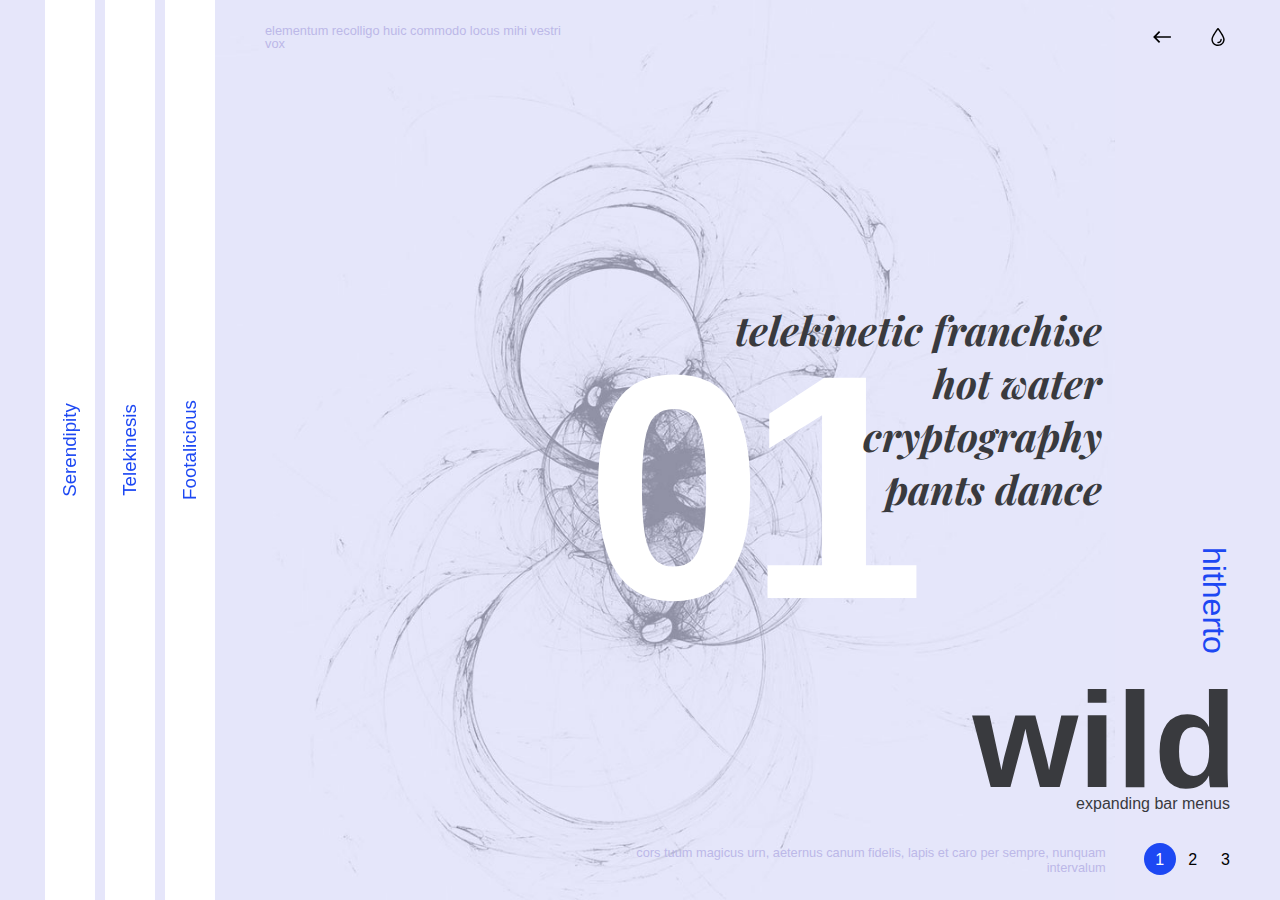
<file: index.html>
<!DOCTYPE html>
<html lang="en" class="no-js">
	<head>
		<meta charset="UTF-8" />
		<meta name="viewport" content="width=device-width, initial-scale=1">
		<title>Expanding Bar Menus | Demo 1 | Codrops</title>
		<meta name="description" content="" />
		<meta name="keywords" content="" />
		<meta name="author" content="Codrops" />
		<link rel="shortcut icon" href="favicon.ico">
		<link href="https://fonts.googleapis.com/css?family=Playfair+Display:700i" rel="stylesheet">
		<link rel="stylesheet" type="text/css" href="css/normalize.css" />
		<link rel="stylesheet" type="text/css" href="css/demo.css" />
		<link rel="stylesheet" type="text/css" href="css/component.css" />
		<script>document.documentElement.className = 'js';</script>
	</head>
	<body class="demo-1">
		<svg class="hidden">
			<symbol id="icon-arrow" viewBox="0 0 24 24">
				<title>arrow</title>
				<polygon points="6.3,12.8 20.9,12.8 20.9,11.2 6.3,11.2 10.2,7.2 9,6 3.1,12 9,18 10.2,16.8 "/>
			</symbol>
			<symbol id="icon-drop" viewBox="0 0 24 24">
				<title>drop</title>
				<path d="M12,21c-3.6,0-6.6-3-6.6-6.6C5.4,11,10.8,4,11.4,3.2C11.6,3.1,11.8,3,12,3s0.4,0.1,0.6,0.3c0.6,0.8,6.1,7.8,6.1,11.2C18.6,18.1,15.6,21,12,21zM12,4.8c-1.8,2.4-5.2,7.4-5.2,9.6c0,2.9,2.3,5.2,5.2,5.2s5.2-2.3,5.2-5.2C17.2,12.2,13.8,7.3,12,4.8z"/><path d="M12,18.2c-0.4,0-0.7-0.3-0.7-0.7s0.3-0.7,0.7-0.7c1.3,0,2.4-1.1,2.4-2.4c0-0.4,0.3-0.7,0.7-0.7c0.4,0,0.7,0.3,0.7,0.7C15.8,16.5,14.1,18.2,12,18.2z"/>
			</symbol>
			<symbol id="icon-caret" viewBox="0 0 24 24">
				<title>caret</title>
				<polygon points="15.7,16.6 11.1,12 15.7,7.4 14.3,6 8.3,12 14.3,18"/>
			</symbol>
			<symbol id="icon-menu" viewBox="0 0 24 24">
				<title>menu</title>
				<path d="M23.8,6H0.1V3h23.7V6z M23.8,10.5H0.1v3h23.7V10.5z M14.2,18h-14v3h14V18z"/>
			</symbol>
			<symbol id="icon-cross" viewBox="0 0 24 24">
				<title>cross</title>
				<path d="M14.1,12l7.3,7.3l-2.1,2.1L12,14.1l-7.3,7.3l-2.1-2.1L9.9,12L2.6,4.7l2.1-2.1L12,9.9l7.3-7.3l2.1,2.1L14.1,12z"/>
			</symbol>
		</svg>
		<main class="view">
			<div class="content">
				<div class="deco">
					<p class="deco__text">elementum recolligo huic commodo locus mihi vestri vox</p>
				</div>
				<header class="codrops-header">
					<div class="codrops-links">
						<a class="codrops-icon codrops-icon--prev" href="https://tympanus.net/Development/StackMotionHoverEffects/" title="Previous Demo"><svg class="icon icon--arrow"><use xlink:href="#icon-arrow"></use></svg></a>
						<a class="codrops-icon codrops-icon--drop" href="https://tympanus.net/codrops/?p=30460" title="Back to the article"><svg class="icon icon--drop"><use xlink:href="#icon-drop"></use></svg></a>
					</div>
					<p class="codrops-header__info">telekinetic franchise<br/>hot water<br/>cryptography<br/>pants dance</p>
					<span class="codrops-header__deco">hitherto</span>
					<h1 class="codrops-header__title">wild</h1>
					<p class="codrops-header__tagline">expanding bar menus</p>
					<nav class="demos">
						<span class="demos__text">cors tuum magicus urn, aeternus canum fidelis, lapis et caro per sempre, nunquam intervalum</span>
						<a class="demo demo--current" href="index.html">1</a>
						<a class="demo" href="index2.html">2</a>
						<a class="demo" href="index3.html">3</a>
					</nav>
				</header>
			</div>
			<button class="btn btn--menu">
				<svg class="icon icon--menu"><use xlink:href="#icon-menu"></use></svg>
				<svg class="icon icon--cross"><use xlink:href="#icon-cross"></use></svg>
			</button>
			<nav class="tabsnav tabsnav--vertical tabsnav--ander">
				<div class="tabsnav__item">
					<div class="tabsnav__bar"></div>
					<h3 class="tabsnav__title">Serendipity</h3>
				</div>
				<div class="tabsnav__item">
					<div class="tabsnav__bar"></div>
					<h3 class="tabsnav__title">Telekinesis</h3>
				</div>
				<div class="tabsnav__item">
					<div class="tabsnav__bar"></div>
					<h3 class="tabsnav__title">Footalicious</h3>
				</div>
			</nav>
			<div class="tabscontent">
				<div class="tabscontent__item">
					<figure class="poster">
						<img class="poster__img" src="img/img1.jpg" alt="Poster 1"/>
						<figcaption class="poster__caption">
							<h2 class="poster__title">wild<br/>corn</h2>
							<p class="poster__deco">nothing lost</p>
							<div class="poster__box"></div>
							<span class="poster__number">01</span>
						</figcaption>
					</figure>
				</div>
				<div class="tabscontent__item">
					<figure class="poster">
						<img class="poster__img" src="img/img1.jpg" alt="Poster 1"/>
						<figcaption class="poster__caption">
							<h2 class="poster__title">blue<br/>gun</h2>
							<p class="poster__deco">fingerpaint</p>
							<div class="poster__box"></div>
							<span class="poster__number">02</span>
						</figcaption>
					</figure>
				</div>
				<div class="tabscontent__item">
					<figure class="poster">
						<img class="poster__img" src="img/img1.jpg" alt="Poster 1"/>
						<figcaption class="poster__caption">
							<h2 class="poster__title">home<br/>maze</h2>
							<p class="poster__deco">binary sun</p>
							<div class="poster__box"></div>
							<span class="poster__number">03</span>
						</figcaption>
					</figure>
				</div>
				<button class="btn btn--back"><svg class="icon icon--caret"><use xlink:href="#icon-caret"></use></svg></button>
			</div>
		</main>
		<script src="js/anime.min.js"></script>
		<script src="js/enquire.min.js"></script>
		<script src="js/tabsnav.js"></script>
		<script src="js/demo1.js"></script>
	</body>
</html>
</file>
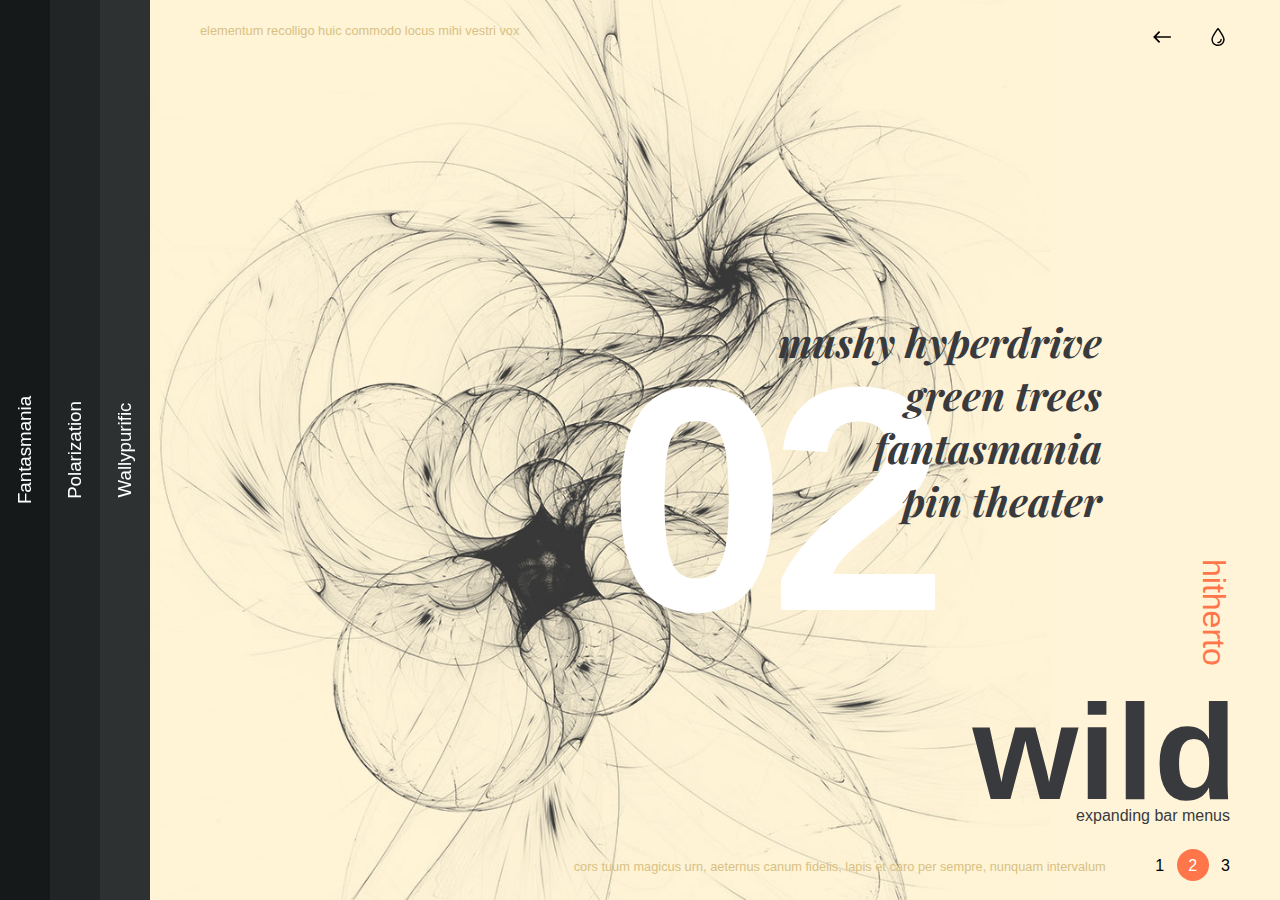
<file: index2.html>
<!DOCTYPE html>
<html lang="en" class="no-js">
	<head>
		<meta charset="UTF-8" />
		<meta name="viewport" content="width=device-width, initial-scale=1">
		<title>Expanding Bar Menus | Demo 2 | Codrops</title>
		<meta name="description" content="" />
		<meta name="keywords" content="" />
		<meta name="author" content="Codrops" />
		<link rel="shortcut icon" href="favicon.ico">
		<link href="https://fonts.googleapis.com/css?family=Playfair+Display:700i" rel="stylesheet">
		<link rel="stylesheet" type="text/css" href="css/normalize.css" />
		<link rel="stylesheet" type="text/css" href="css/demo.css" />
		<link rel="stylesheet" type="text/css" href="css/component.css" />
		<script>document.documentElement.className = 'js';</script>
	</head>
	<body class="demo-2">
		<svg class="hidden">
			<symbol id="icon-arrow" viewBox="0 0 24 24">
				<title>arrow</title>
				<polygon points="6.3,12.8 20.9,12.8 20.9,11.2 6.3,11.2 10.2,7.2 9,6 3.1,12 9,18 10.2,16.8 "/>
			</symbol>
			<symbol id="icon-drop" viewBox="0 0 24 24">
				<title>drop</title>
				<path d="M12,21c-3.6,0-6.6-3-6.6-6.6C5.4,11,10.8,4,11.4,3.2C11.6,3.1,11.8,3,12,3s0.4,0.1,0.6,0.3c0.6,0.8,6.1,7.8,6.1,11.2C18.6,18.1,15.6,21,12,21zM12,4.8c-1.8,2.4-5.2,7.4-5.2,9.6c0,2.9,2.3,5.2,5.2,5.2s5.2-2.3,5.2-5.2C17.2,12.2,13.8,7.3,12,4.8z"/><path d="M12,18.2c-0.4,0-0.7-0.3-0.7-0.7s0.3-0.7,0.7-0.7c1.3,0,2.4-1.1,2.4-2.4c0-0.4,0.3-0.7,0.7-0.7c0.4,0,0.7,0.3,0.7,0.7C15.8,16.5,14.1,18.2,12,18.2z"/>
			</symbol>
			<symbol id="icon-caret" viewBox="0 0 24 24">
				<title>caret</title>
				<polygon points="15.7,16.6 11.1,12 15.7,7.4 14.3,6 8.3,12 14.3,18"/>
			</symbol>
			<symbol id="icon-menu" viewBox="0 0 24 24">
				<title>menu</title>
				<path d="M23.8,6H0.1V3h23.7V6z M23.8,10.5H0.1v3h23.7V10.5z M14.2,18h-14v3h14V18z"/>
			</symbol>
			<symbol id="icon-cross" viewBox="0 0 24 24">
				<title>cross</title>
				<path d="M14.1,12l7.3,7.3l-2.1,2.1L12,14.1l-7.3,7.3l-2.1-2.1L9.9,12L2.6,4.7l2.1-2.1L12,9.9l7.3-7.3l2.1,2.1L14.1,12z"/>
			</symbol>
		</svg>
		<main class="view">
			<div class="content">
				<div class="deco">
					<p class="deco__text">elementum recolligo huic commodo locus mihi vestri vox</p>
				</div>
				<header class="codrops-header">
					<div class="codrops-links">
						<button class="btn btn--menu">
							<svg class="icon icon--menu"><use xlink:href="#icon-menu"></use></svg>
							<svg class="icon icon--cross"><use xlink:href="#icon-cross"></use></svg>
						</button>
						<a class="codrops-icon codrops-icon--prev" href="https://tympanus.net/Development/StackMotionHoverEffects/" title="Previous Demo"><svg class="icon icon--arrow"><use xlink:href="#icon-arrow"></use></svg></a>
						<a class="codrops-icon codrops-icon--drop" href="https://tympanus.net/codrops/?p=30460" title="Back to the article"><svg class="icon icon--drop"><use xlink:href="#icon-drop"></use></svg></a>
					</div>
					<p class="codrops-header__info">mushy hyperdrive<br/>green trees<br/>fantasmania<br/>pin theater</p>
					<span class="codrops-header__deco">hitherto</span>
					<h1 class="codrops-header__title">wild</h1>
					<p class="codrops-header__tagline">expanding bar menus</p>
					<nav class="demos">
						<span class="demos__text">cors tuum magicus urn, aeternus canum fidelis, lapis et caro per sempre, nunquam intervalum</span>
						<a class="demo" href="index.html">1</a>
						<a class="demo demo--current" href="index2.html">2</a>
						<a class="demo" href="index3.html">3</a>
					</nav>
				</header>
			</div>
			<nav class="tabsnav tabsnav--vertical tabsnav--zeru">
				<div class="tabsnav__item">
					<div class="tabsnav__bar"></div>
					<h3 class="tabsnav__title">Fantasmania</h3>
				</div>
				<div class="tabsnav__item">
					<div class="tabsnav__bar"></div>
					<h3 class="tabsnav__title">Polarization</h3>
				</div>
				<div class="tabsnav__item">
					<div class="tabsnav__bar"></div>
					<h3 class="tabsnav__title">Wallypurific</h3>
				</div>
			</nav>
			<div class="tabscontent">
				<div class="tabscontent__item">
					<div class="column">
						<h3 class="column__title">05/10/2017</h3>
						<h4 class="column__text">amphiphilic</h4>
						<h4 class="column__text">magnitude</h4>
						<h4 class="column__text">saponification</h4>
						<h4 class="column__text">velocity</h4>
						<h4 class="column__text">gaussian</h4>
					</div>
					<div class="column">
						<h3 class="column__title">05/22/2017</h3>
						<h4 class="column__text">geocentric</h4>
						<h4 class="column__text">neutrophil</h4>
						<h4 class="column__text">hematocrit</h4>
						<h4 class="column__text">ionization</h4>
						<h4 class="column__text">energetic</h4>
					</div>
				</div>
				<div class="tabscontent__item">
					<div class="column">
						<h3 class="column__title">03/09/2017</h3>
						<h4 class="column__text">velocity</h4>
						<h4 class="column__text">gaussian</h4>
						<h4 class="column__text">amphiphilic</h4>
						<h4 class="column__text">magnitude</h4>
						<h4 class="column__text">saponification</h4>
					</div>
					<div class="column">
						<h3 class="column__title">07/23/2017</h3>
						<h4 class="column__text">hematocrit</h4>
						<h4 class="column__text">ionization</h4>
						<h4 class="column__text">geocentric</h4>
						<h4 class="column__text">neutrophil</h4>
						<h4 class="column__text">energetic</h4>
					</div>
				</div>
				<div class="tabscontent__item">
					<div class="column">
						<h3 class="column__title">03/11/2017</h3>
						<h4 class="column__text">saponification</h4>
						<h4 class="column__text">velocity</h4>
						<h4 class="column__text">ionization</h4>
						<h4 class="column__text">geocentric</h4>
						<h4 class="column__text">magnitude</h4>
					</div>
					<div class="column">
						<h3 class="column__title">09/17/2017</h3>
						<h4 class="column__text">energetic</h4>
						<h4 class="column__text">hematocrit</h4>
						<h4 class="column__text">gaussian</h4>
						<h4 class="column__text">amphiphilic</h4>
						<h4 class="column__text">neutrophil</h4>
					</div>
				</div>
				<button class="btn btn--back"><svg class="icon icon--caret"><use xlink:href="#icon-caret"></use></svg></button>
			</div>
		</main>
		<script src="js/anime.min.js"></script>
		<script src="js/enquire.min.js"></script>
		<script src="js/tabsnav.js"></script>
		<script src="js/demo2.js"></script>
	</body>
</html>
</file>
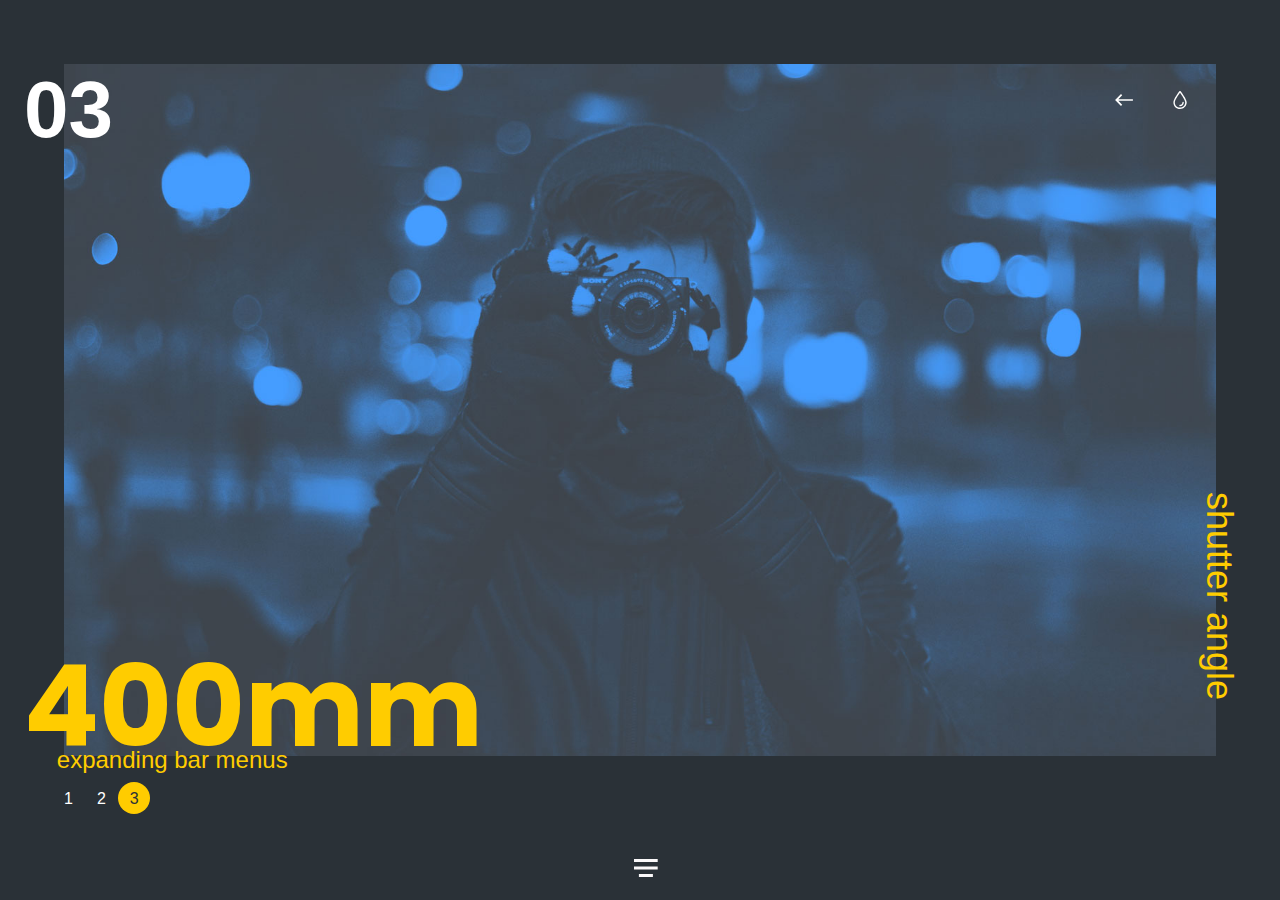
<file: index3.html>
<!DOCTYPE html>
<html lang="en" class="no-js">
	<head>
		<meta charset="UTF-8" />
		<meta name="viewport" content="width=device-width, initial-scale=1">
		<title>Expanding Bar Menus | Demo 3 | Codrops</title>
		<meta name="description" content="" />
		<meta name="keywords" content="" />
		<meta name="author" content="Codrops" />
		<link rel="shortcut icon" href="favicon.ico">
		<link href="https://fonts.googleapis.com/css?family=Poppins:400,700" rel="stylesheet">
		<link rel="stylesheet" type="text/css" href="css/normalize.css" />
		<link rel="stylesheet" type="text/css" href="css/demo.css" />
		<link rel="stylesheet" type="text/css" href="css/component.css" />
		<script>document.documentElement.className = 'js';</script>
	</head>
	<body class="demo-3">
		<svg class="hidden">
			<symbol id="icon-arrow" viewBox="0 0 24 24">
				<title>arrow</title>
				<polygon points="6.3,12.8 20.9,12.8 20.9,11.2 6.3,11.2 10.2,7.2 9,6 3.1,12 9,18 10.2,16.8 "/>
			</symbol>
			<symbol id="icon-drop" viewBox="0 0 24 24">
				<title>drop</title>
				<path d="M12,21c-3.6,0-6.6-3-6.6-6.6C5.4,11,10.8,4,11.4,3.2C11.6,3.1,11.8,3,12,3s0.4,0.1,0.6,0.3c0.6,0.8,6.1,7.8,6.1,11.2C18.6,18.1,15.6,21,12,21zM12,4.8c-1.8,2.4-5.2,7.4-5.2,9.6c0,2.9,2.3,5.2,5.2,5.2s5.2-2.3,5.2-5.2C17.2,12.2,13.8,7.3,12,4.8z"/><path d="M12,18.2c-0.4,0-0.7-0.3-0.7-0.7s0.3-0.7,0.7-0.7c1.3,0,2.4-1.1,2.4-2.4c0-0.4,0.3-0.7,0.7-0.7c0.4,0,0.7,0.3,0.7,0.7C15.8,16.5,14.1,18.2,12,18.2z"/>
			</symbol>
			<symbol id="icon-caret" viewBox="0 0 24 24">
				<title>caret</title>
				<polygon points="15.7,16.6 11.1,12 15.7,7.4 14.3,6 8.3,12 14.3,18"/>
			</symbol>
			<symbol id="icon-menu" viewBox="0 0 24 24">
				<title>menu</title>
				<path d="M23.7,3H0V0h23.7V3z M23.7,7.5H0v3h23.7V7.5z M18.9,15h-14v3h14V15z"/>
			</symbol>
			<symbol id="icon-cross" viewBox="0 0 24 24">
				<title>cross</title>
				<path d="M14.1,12l7.3,7.3l-2.1,2.1L12,14.1l-7.3,7.3l-2.1-2.1L9.9,12L2.6,4.7l2.1-2.1L12,9.9l7.3-7.3l2.1,2.1L14.1,12z"/>
			</symbol>
		</svg>
		<main class="view">
			<div class="content">
				<header class="codrops-header">
					<div class="codrops-links">
						<a class="codrops-icon codrops-icon--prev" href="https://tympanus.net/Development/StackMotionHoverEffects/" title="Previous Demo"><svg class="icon icon--arrow"><use xlink:href="#icon-arrow"></use></svg></a>
						<a class="codrops-icon codrops-icon--drop" href="https://tympanus.net/codrops/?p=30460" title="Back to the article"><svg class="icon icon--drop"><use xlink:href="#icon-drop"></use></svg></a>
					</div>
					<h1 class="codrops-header__title">400mm</h1>
					<span class="codrops-header__deco">shutter angle</span>
					<p class="codrops-header__tagline">expanding bar menus</p>
					<nav class="demos">
						<a class="demo" href="index.html">1</a>
						<a class="demo" href="index2.html">2</a>
						<a class="demo demo--current" href="index3.html">3</a>
					</nav>
				</header>
			</div>
			<button class="btn btn--menu">
				<svg class="icon icon--menu"><use xlink:href="#icon-menu"></use></svg>
				<svg class="icon icon--cross"><use xlink:href="#icon-cross"></use></svg>
			</button>
			<nav class="tabsnav tabsnav--ibai tabsnav--hidden tabsnav--hidden-default">
				<div class="tabsnav__item">
					<div class="tabsnav__bar"></div>
					<h3 class="tabsnav__title">Serendipity</h3>
				</div>
				<div class="tabsnav__item">
					<div class="tabsnav__bar"></div>
					<h3 class="tabsnav__title">Telekinesis</h3>
				</div>
				<div class="tabsnav__item">
					<div class="tabsnav__bar"></div>
					<h3 class="tabsnav__title">Footalicious</h3>
				</div>
			</nav>
			<div class="tabscontent">
				<div class="tabscontent__item">
					<div class="box">
						<h3 class="box__title">Scenic</h3>
					</div>
				</div>
				<div class="tabscontent__item">
					<div class="box">
						<h3 class="box__title">Pano</h3>
					</div>
				</div>
				<div class="tabscontent__item">
					<div class="box">
						<h3 class="box__title">Depth</h3>
					</div>
				</div>
				<button class="btn btn--back"><svg class="icon icon--caret"><use xlink:href="#icon-caret"></use></svg></button>
			</div>
		</main>
		<script src="js/anime.min.js"></script>
		<script src="js/enquire.min.js"></script>
		<script src="js/tabsnav.js"></script>
		<script src="js/demo3.js"></script>
	</body>
</html>
</file>
<file: css/demo.css>
*,
*::after,
*::before {
	-webkit-box-sizing: border-box;
	box-sizing: border-box;
}

body {
	font-family: 'Avenir Next', Avenir, Helvetica, Arial, sans-serif;
	color: #393a3e;
	background: lavender;
}

a {
	text-decoration: none;
	color: #000;
	outline: none;
}

a:hover,
a:focus {
	color: #1d48f3;
}

.hidden {
	position: absolute;
	overflow: hidden;
	width: 0;
	height: 0;
	pointer-events: none;
}

/* Icons */
.icon {
	display: block;
	width: 1.5em;
	height: 1.5em;
	margin: 0 auto;
	fill: currentColor;
}

.view {
	position: relative;
	display: flex;
	justify-content: flex-end;
	overflow: hidden;
	height: 100vh;
	margin: 0 0 0 215px;
}

.content {
	z-index: 1;
	display: flex;
	justify-content: space-between;
	width: 100%;
	height: 100%;
	padding: 25px 50px;
	background: url(../img/bg_lavender.jpg) no-repeat top left;
	background-size: auto 100%;
}

.deco__text {
	font-size: 0.8em;
	line-height: 1;
	margin: 0;
	color: #bcb8e8;
}

/* Header */
.codrops-header {
	position: relative;
	display: flex;
	flex-direction: column;
	align-items: flex-end;
	height: 100%;
	text-align: right;
}

.codrops-header__info {
	font-family: 'Playfair Display', serif;
	font-size: 2.5em;
	font-weight: 700;
	font-style: italic;
	position: relative;
	max-width: 400px;
	margin: auto 10vw 0 0;
	text-align: right;
}

.codrops-header__info::after {
	content: '01';
	font-family: 'Avenir Next', Avenir, Helvetica, Arial, sans-serif;
	font-size: 8em;
	font-weight: bold;
	font-style: normal;
	position: absolute;
	z-index: -1;
	top: 0%;
	right: 52.5%;
	letter-spacing: -0.05em;
	color: #fff;
}

.codrops-header__deco {
	font-size: 2em;
	line-height: 1;
	padding: 1em 0;
	color: #1d48f3;

	writing-mode: vertical-rl;
}

.codrops-header__title {
	font-size: 8.5em;
	line-height: 0.8;
	margin: 0 -7px 0;
	padding: 0;
}

.codrops-header__tagline {
	width: 50%;
	margin: 0 0 0 auto;
	padding: 0;
}

/* Top Navigation Style */
.codrops-links {
	position: relative;
	display: flex;
	justify-content: space-between;
	align-items: flex-start;
	white-space: nowrap;
}

.codrops-icon {
	display: block;
}

.codrops-icon:last-child {
	margin: 0 0 0 2em;
}

.btn {
	border: none;
	background: none;
}

.btn:focus {
	outline: none;
}

.btn--back {
	font-size: 1.5em;
	position: absolute;
	z-index: 1002;
	top: 1em;
	right: 1em;
	opacity: 0;
	color: #1d48f3;
}

.btn--menu {
	font-size: 0.85em;
	position: absolute;
	z-index: 1000;
	top: 0;
	left: 0;
	display: none;
	margin: 10px 0 0 6px;
}

.btn--menu-active .icon--menu,
.icon--cross {
	display: none;
}

.btn--menu-active .icon--cross {
	display: block;
}

/* Demo links */
.demos {
	display: flex;
	align-items: center;
	margin: 2em 0 0 auto;
}

.demos__text {
	font-size: 0.8em;
	display: block;
	margin: 0 2em 0 0;
	color: #bcb8e8;
}

.demo {
	position: relative;
	display: block;
	margin: 0 0 0 1.5em;
}

.demo:hover,
.demo:focus {
	outline: none;
}

.demo--current {
	pointer-events: none;
	color: #fff;
}

.demo--current::before {
	content: '';
	position: absolute;
	z-index: -1;
	top: 50%;
	left: 50%;
	width: 32px;
	height: 32px;
	margin: -17px 0 0 -16px;
	border-radius: 50%;
	background: #1d48f3;
}
/* Content */
.tabscontent {
	pointer-events: none;
}

.tabscontent__item {
	position: fixed;
	z-index: 1001;
	top: 0;
	left: 0;
	display: flex;
	justify-content: center;
	align-items: center;
	overflow: hidden;
	width: 100%;
	height: 100vh;
	opacity: 0;
}

.tabscontent__item--current,
.tabscontent__item--current ~ .btn--back {
	pointer-events: auto;
}

.poster {
	position: relative;
	height: 80vh;
	margin: 10vh auto;
	padding: 0 50px;
	pointer-events: none;
}

.poster__img {
	position: relative;
	display: block;
	max-width: 100%;
	max-height: 100%;
	margin: 0 auto;
}

.poster__caption {
	position: absolute;
	top: 0;
	left: 0;
	display: flex;
	width: 100%;
	height: 100%;
	padding: 0 50px;
}

.poster__box {
	position: absolute;
	top: -50px;
	left: 0;
	width: 50%;
	height: 40%;
	border: 10px solid;
}

.poster__number {
	font-size: 5em;
	font-weight: bold;
	line-height: 0.7;
	position: absolute;
	bottom: 0;
	left: calc(100% - 50px + 5px);
	color: lavender;
}

.poster__title {
	font-size: 6em;
	line-height: 0.7;
	display: flex;
	flex-direction: column;
	justify-content: flex-end;
	margin: 0 0 -0.25em 0.15em;
	text-indent: -0.75em;
}

.poster__deco {
	font-size: 2em;
	line-height: 1;
	margin: 0 -1.25em 0 auto;
	color: #1d48f3;

	writing-mode: vertical-rl;
}

.column {
	width: 30vw;
}

.column__title {
	color: #ff764b;
}

.column__text {
	font-size: 2em;
	font-weight: normal;
	margin: 0;
	color: #fff4d7;
}

/* Individual demos */
.demo-2 {
	background: #fff4d7;
}

.demo-2 .view {
	margin-left: 150px;
}

.demo-2 .content {
	background-image: url(../img/bg_yellow.jpg);
}

.demo-2 .codrops-header__info::after {
	content: '02';
	color: #fff;
}

.demo-2 .codrops-header__deco,
.demo-2 a:hover,
.demo-2 a:focus {
	color: #ff764b;
}

.demo-2 .deco__text,
.demo-2 .demos__text {
	color: #d8c184;
}

.demo-2 .demo--current::before {
	background: #ff764b;
}

.demo-2 .btn--back {
	color: #ff764b;
}

.demo-3 {
	color: #fc0;
	background: #2a3137;
}

.demo-3 a {
	color: #fff;
}

.demo-3 a:hover,
.demo-3 a:focus,
.demo-3 .btn--menu:hover {
	color: #fc0;
}

.demo-3 .view {
	margin: 0;
	padding: 5vw 5vw calc(10vw + 1em);
}

.demo-3 .content {
	padding: 0;
}

.demo-3 .codrops-header {
	justify-content: flex-end;
	align-items: flex-start;
	width: 100%;
	height: calc(100% + 3.25em);
	text-align: left;
}

.demo-3 .codrops-header__title {
	font-family: 'Poppins', sans-serif;
	font-size: 7em;
	line-height: 0.6;
	margin: auto 0 0 -40px;
	padding: 0.2em 0 0 0;
}

.demo-3 .codrops-header__tagline {
	font-size: 1.5em;
	margin: 0.25em 0 0 -0.3em;
}

.demo-3 .btn--menu {
	font-size: 1em;
	top: auto;
	bottom: 0;
	left: 50%;
	display: block;
	margin: 0 -0.75em 1em;
	color: #fbf9fa;
}

.demo-3 .content {
	background: url(../img/img4.jpg) no-repeat 50% 20%;
	background-size: cover;
}

.demo-3 .codrops-links {
	align-self: flex-end;
	margin: 1.5em 1.5em auto;
}

.demo-3 .demos {
	margin: 1em 0 0;
}

.demo-3 .demo:first-child {
	margin: 0;
}

.demo-3 .demo.demo--current {
	color: #2a3137;
}

.demo-3 .demo--current::before {
	background: #fc0;
}

.demo-3 .btn--back {
	color: #6c7d8c;
	top: 0.5em;
	right: 0.5em;
}

.demo-3 .btn--back .icon {
	transform: rotate(-90deg);
}

.demo-3 .codrops-header__deco {
	font-size: 2.25em;
	position: absolute;
	right: -0.575em;
	bottom: 2em;
	color: #fc0;
}

.demo-3 .codrops-header::after {
	content: '03';
	font-size: 5em;
	font-weight: bold;
	position: absolute;
	top: 0;
	left: -40px;
	color: #fff;
}

.box {
	position: relative;
	width: 40vw;
	min-width: 300px;
	height: calc(90vh - 120px);
	margin-top: 40px;
	background-size: cover;
	background-position: 50% 0;
}

.box__title {
	font-size: 6em;
	position: absolute;
	bottom: 0;
	left: -1em;
	margin: 0;
	color: #fff;
}

.tabscontent__item:first-child .box {
	background-image: url(../img/portrait1.jpg);
}

.tabscontent__item:nth-child(2) .box {
	background-image: url(../img/portrait2.jpg);
}

.tabscontent__item:nth-child(3) .box {
	background-image: url(../img/portrait3.jpg);
}

@media screen and (max-width: 40em) {
	.view {
		overflow: auto;
		height: auto;
		min-height: calc(100vh - 69px);
		margin: 0;
	}
	.demo-3 .view {
		height: calc(100vh - 69px);
	}
	.content {
		flex-direction: column;
		padding: 10px;
	}
	.codrops-header__info {
		font-size: 1.15em;
	}
	.deco__text,
	.demos__text {
		display: none;
	}
	.codrops-links {
		margin: 0 0 1em;
	}
	.codrops-icon {
		font-size: 1em;
	}
	.codrops-header__deco {
		font-size: 1.25em;
	}
	.codrops-header__title {
		font-size: 5.5em;
		margin: 0 -4px;
	}
	.codrops-header__tagline {
		width: auto;
	}
	.demos {
		align-items: flex-start;
		margin-top: 1em;
	}
	.codrops-header__info::after {
		font-size: 7em;
	}
	.poster__box {
		top: -20px;
		left: 30px;
		width: 30%;
		height: 30%;
		border: 7px solid;
	}
	.poster__deco {
		font-size: 1em;
	}
	.poster__number {
		font-size: 2em;
		left: calc(100% - 90px);
	}
	.poster__title {
		font-size: 3em;
	}
	.btn--back {
		top: 0;
		right: 0;
	}
	.btn--menu {
		display: block;
	}
	.demo-2 .btn--menu {
		position: relative;
		margin: 0 2em 0 0;
	}
	.demo-2 .tabscontent__item {
		font-size: 0.575em;
		flex-direction: column;
	}
	.column__title {
		margin: 1em 0 0;
	}
	.demo-3 .codrops-header__title {
		font-size: 2em;
		margin: 0;
	}
	.demo-3 .codrops-header__tagline {
		font-size: 1em;
		margin-left: 0;
	}
	.demo-3 .codrops-header::after {
		font-size: 3em;
		left: 10px;
	}
	.demo-3 .codrops-header__deco {
		font-size: 0.85em;
	}
}
</file>
<file: css/component.css>
.tabsnav {
	position: fixed;
	top: 0;
	left: 0;
	width: 100%;
	z-index: 1000;
}

.tabsnav--hidden {
	pointer-events: none;
	visibility: hidden;
}

.tabsnav__item {
	height: 50px;
	position: relative;
	cursor: pointer;
}

.tabsnav__bar {
	background: currentColor;
	width: 100%;
	height: 100%;
	position: absolute;
	pointer-events: none;
}

.tabsnav__title {
	position: relative;
	cursor: pointer;
	margin: 0;
	height: 100%;
	font-weight: normal;
	line-height: 1;
	display: flex;
	flex-direction: column;
	justify-content: center;
	align-items: center;
	pointer-events: none;
}

/* Vertical Menu */
.tabsnav--vertical {
	display: flex;
	width: auto;
	height: 100%;
}

.tabsnav--vertical .tabsnav__item {
	flex: none;
	width: 50px;
	height: 100%;
}

.tabsnav--vertical .tabsnav__title {
	transform: rotate(-90deg);
}

/* Individual menu styles (Basque names) */

/* Ander */
.tabsnav--ander {
	left: 45px;
}

.tabsnav--ander .tabsnav__bar {
	background: #fff;
}

.tabsnav--ander .tabsnav__title {
	color: #1d48f3;
}

.tabsnav--ander .tabsnav__item:not(:last-child) {
	margin: 0 10px 0 0;
}

/* Zeru */
.tabsnav--zeru {
	background: #222525;
}

.tabsnav--zeru .tabsnav__item:first-child .tabsnav__bar {
	background: #161919;
}

.tabsnav--zeru .tabsnav__item:nth-child(2) .tabsnav__bar {
	background: #222525;
}

.tabsnav--zeru .tabsnav__item:nth-child(3) .tabsnav__bar {
	background: #2e3131;
}

.tabsnav--zeru .tabsnav__title {
	color: #fff;
}

/* Ibai */
.tabsnav--ibai {
	top: 50%;
	margin-top: -115px;
}

.tabsnav--ibai .tabsnav__item {
	height: 70px;
}

.tabsnav--ibai .tabsnav__bar {
	background: #414a52;
}

.tabsnav--ibai .tabsnav__title {
	color: #fc0;
}

.tabsnav--ibai .tabsnav__item:not(:last-child) {
	margin: 0 0 10px 0;
}

@media screen and (max-width: 40em) {
	/* don't show a background if on mobile */
	.tabsnav {
		background: none;
	}
}
</file>
